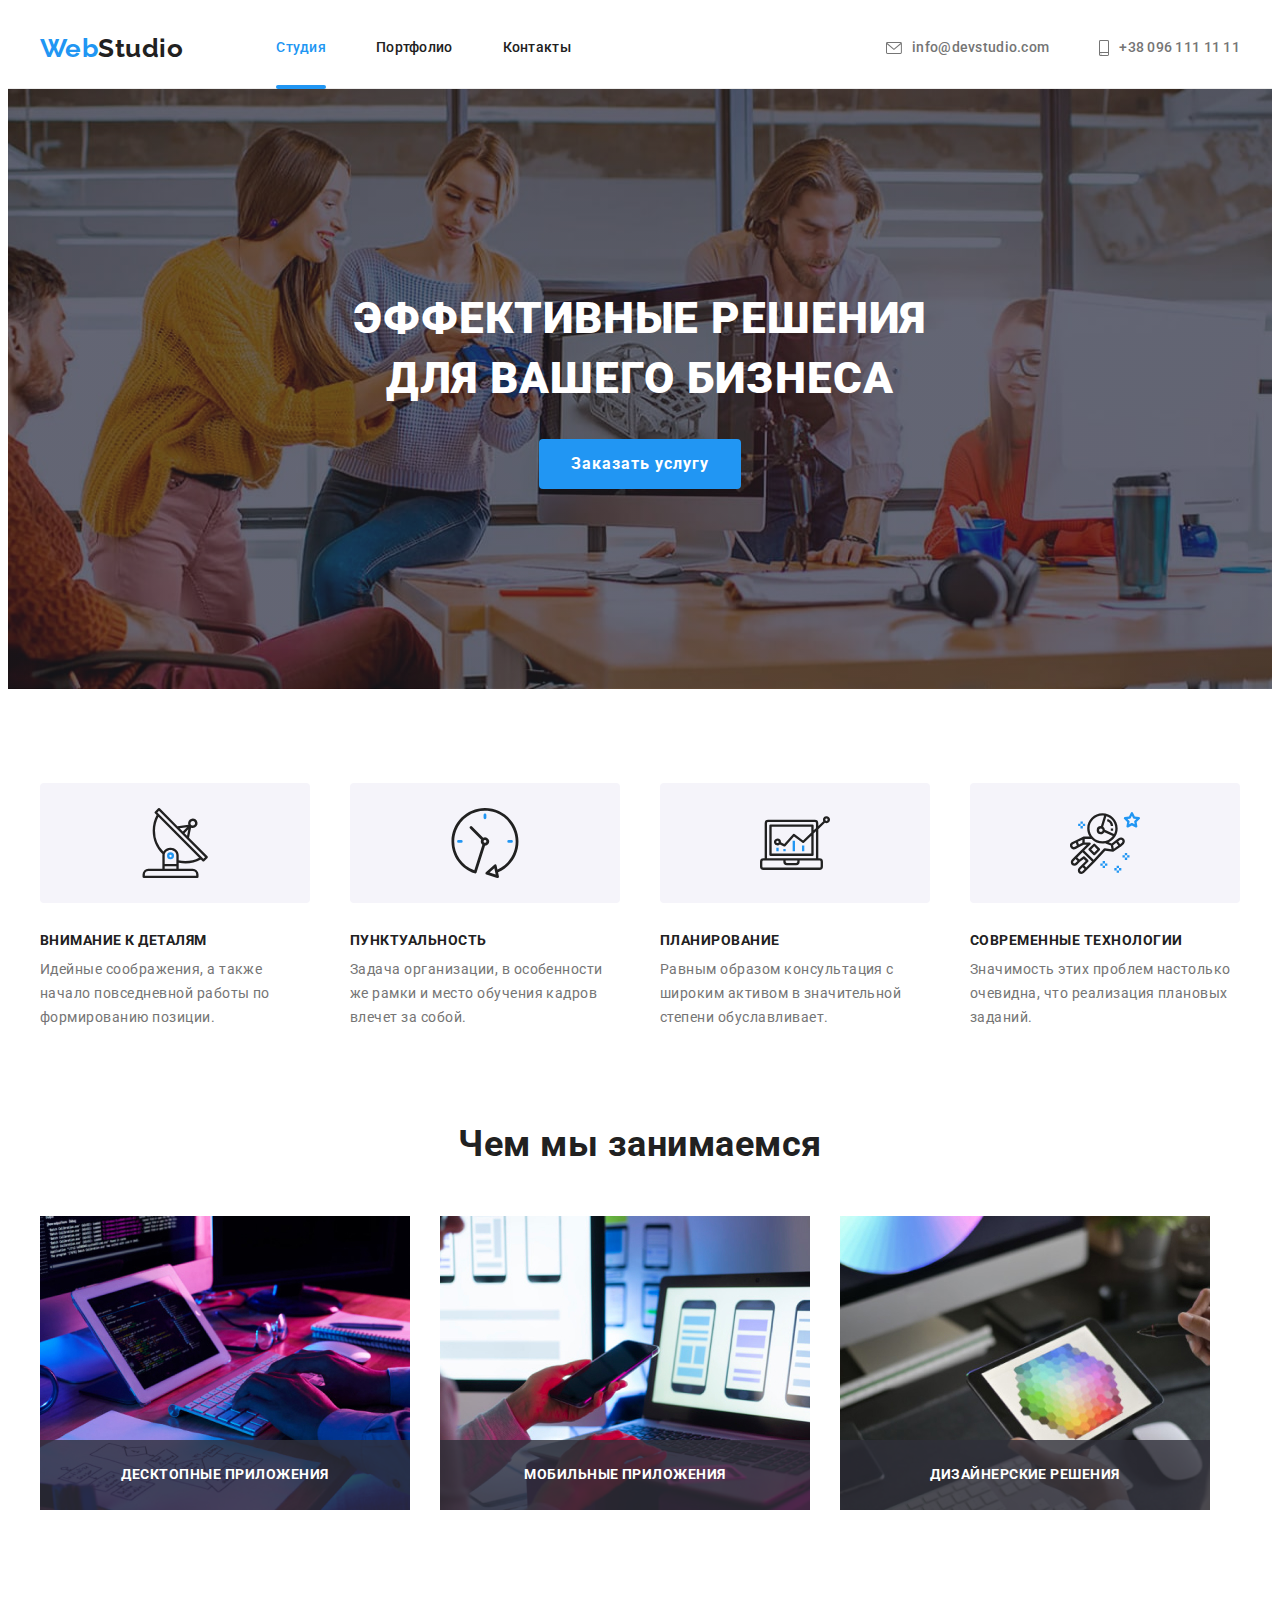
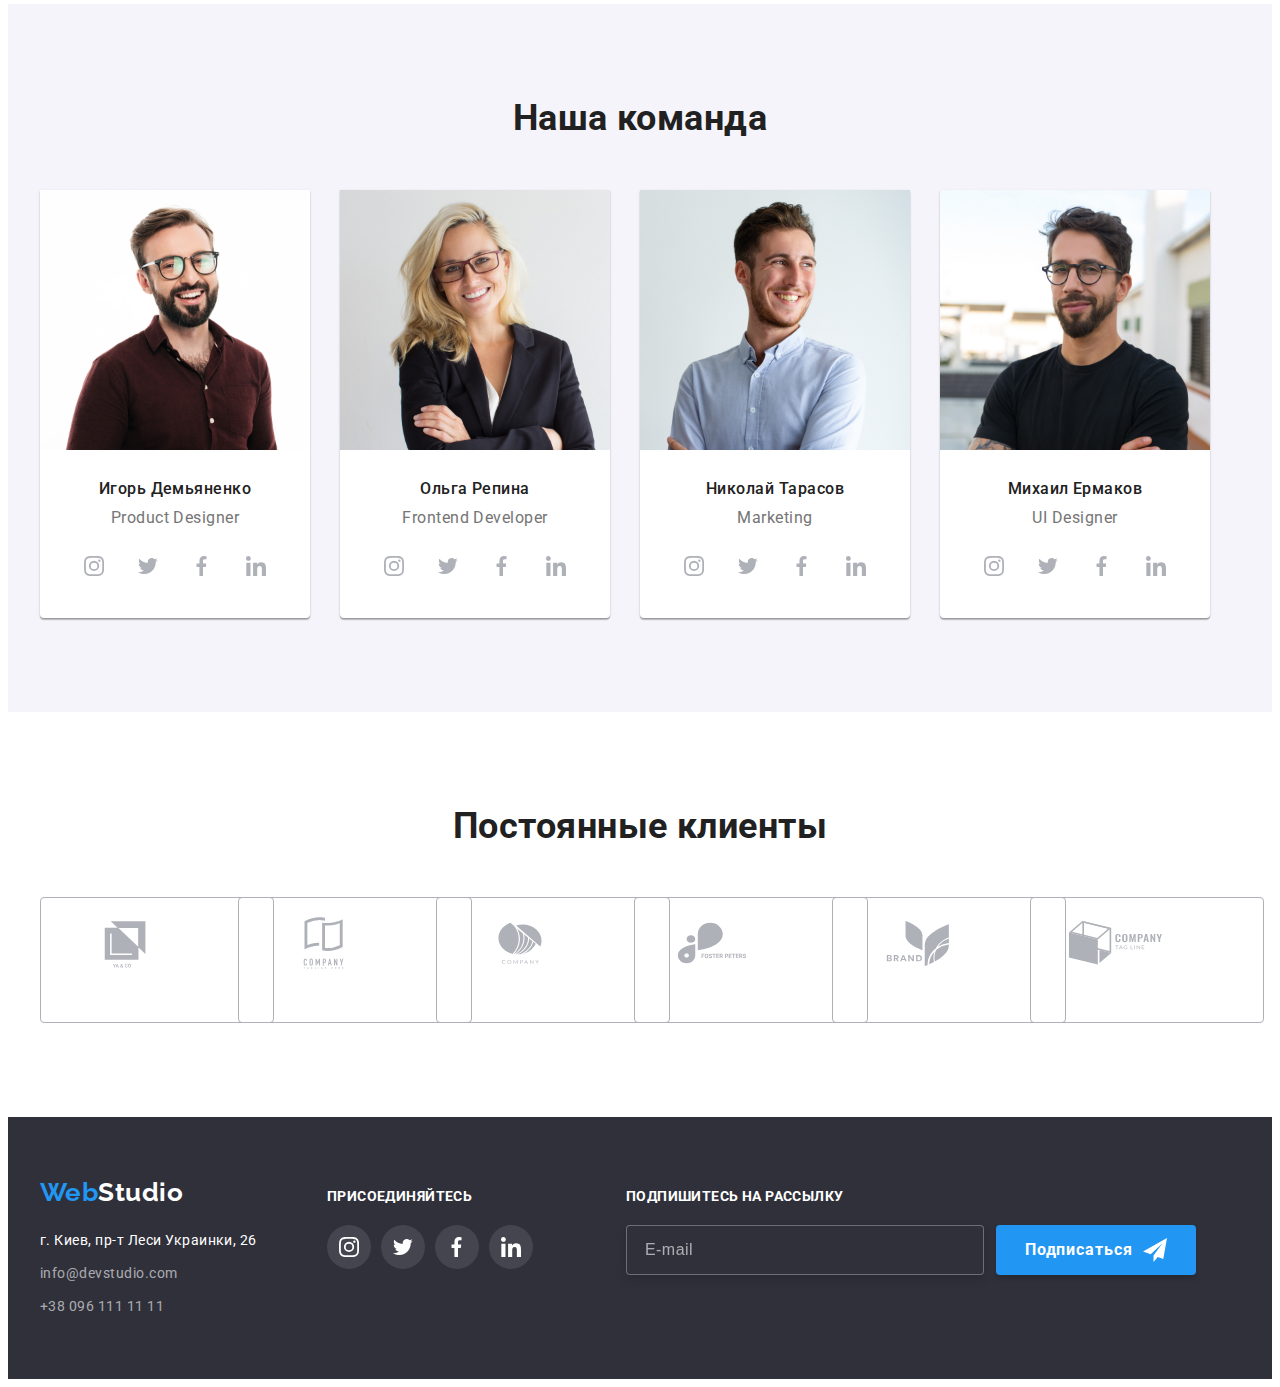
<file: index.html>
<!DOCTYPE html>
<html lang="ru">

<head>
    <meta charset="UTF-8">
    <meta http-equiv="X-UA-Compatible" content="IE=edge">
    <meta name="viewport" content="width=device-width, initial-scale=1.0">
    <title>Web Studio</title>
    <link
        href="https://fonts.googleapis.com/css2?family=Raleway:wght@700&family=Roboto:wght@400;500;700;900&display=swap"
        rel="stylesheet">
    <link rel="stylesheet" href="https://cdnjs.cloudflare.com/ajax/libs/modern-normalize/1.1.0/modern-normalize.min.css"
        integrity="sha512-wpPYUAdjBVSE4KJnH1VR1HeZfpl1ub8YT/NKx4PuQ5NmX2tKuGu6U/JRp5y+Y8XG2tV+wKQpNHVUX03MfMFn9Q=="
        crossorigin="anonymous" referrerpolicy="no-referrer" />
    <link rel="stylesheet" href="./css/styles.css">
</head>

<body>

    <!-- Шапка -->
    <header class="header">
        <div class="container">
            <nav class="header-nav">
                <a href="./index.html" class="logo link">
                    Web<span class="header-logo">Studio</span></a>

                <ul class="site-nav list">
                    <li class="item"><a href="./index.html" class="link current">Студия</a></li>
                    <li class="item"><a href="./portfolio.html" class="link">Портфолио</a></li>
                    <li class="item"><a href="" class="link">Контакты</a></li>
                </ul>
            </nav>
            <ul class="auth-nav list">
                <li class="item">
                    <a href="mailto:info@devstudio.com" class="contacts link">
                        <svg class="header-icon" width="16" height="12">
                            <use href="./images/sprite.svg#envelope"></use>
                        </svg>
                        <span>info@devstudio.com</span>
                    </a>
                </li>
                <li class="item">
                    <a href="tel:+380961111111" class="contacts link">
                        <svg class="header-icon" width="10" height="16">
                            <use href="./images/sprite.svg#smartphone"></use>
                        </svg>
                        <span>+38 096 111 11 11</span>
                    </a>
                </li>
            </ul>
        </div>
    </header>

    <main>
        <!-- Герой -->
        <section class="hero">
            <div class="container">
                <h1 class="hero-title">Эффективные решения<br>для вашего бизнеса</h1>
                <button type="button" class="button order" data-modal-open>Заказать услугу</button>
            </div>
        </section>

        <!-- Наші переваги -->
        <section class="section">
            <div class="container">
                <h2 class="section-title title-transparent">Наши преимущества</h2>
                <ul class="features list">
                    <li class="feature">
                        <div class="feature-background">
                            <svg class="feature-icon" width="70" height="70">
                                <use href="./images/sprite.svg#antenna"></use>
                            </svg>
                        </div>
                        <h3 class="feature-name">Внимание к деталям</h3>
                        <p class="feature-description">Идейные соображения, а также начало повседневной работы по
                            формированию позиции.</p>
                    </li>
                    <li class="feature">
                        <div class="feature-background">
                            <svg class="feature-icon" width="70" height="70">
                                <use href="./images/sprite.svg#clock"></use>
                            </svg>
                        </div>
                        <h3 class="feature-name">Пунктуальность</h3>
                        <p class="feature-description">Задача организации, в особенности же рамки и место обучения
                            кадров влечет за собой.</p>
                    </li>
                    <li class="feature">
                        <div class="feature-background">
                            <svg class="feature-icon" width="70" height="70">
                                <use href="./images/sprite.svg#laptop"></use>
                            </svg>
                        </div>
                        <h3 class="feature-name">Планирование</h3>
                        <p class="feature-description">Равным образом консультация с широким активом в значительной
                            степени обуславливает.</p>
                    </li>
                    <li class="feature">
                        <div class="feature-background">
                            <svg class="feature-icon" width="70" height="70">
                                <use href="./images/sprite.svg#astronaut"></use>
                            </svg>
                        </div>
                        <h3 class="feature-name">Современные технологии</h3>
                        <p class="feature-description">Значимость этих проблем настолько очевидна, что реализация
                            плановых заданий.</p>
                    </li>
                </ul>
            </div>
        </section>

        <!--Чим ми займаємось  -->
        <section class="section we-do">
            <div class="container">
                <h2 class="section-title">Чем мы занимаемся</h2>
                <ul class="we-do list">
                    <li class="item">
                        <img src="./images/we-do-1.jpg" alt="Написание кода" class="picture">
                        <div class="position-box">
                            <p class="we-do-description">Десктопные приложения</p>
                        </div>
                    </li>
                    <li class="item">
                        <img src="./images/we-do-2.jpg" alt="Разработка мобильных приложений" class="picture">
                        <div class="position-box">
                            <p class="we-do-description">Мобильные приложения</p>
                        </div>
                    </li>
                    <li class="item">
                        <img src="./images/we-do-3.jpg" alt="Стилистическое оформление" class="picture">
                        <div class="position-box">
                            <p class="we-do-description">Дизайнерские решения</p>
                        </div>
                    </li>
                </ul>
            </div>
        </section>

        <!-- Наша команда -->
        <section class="section members-section">
            <div class="container">
                <h2 class="section-title">Наша команда</h2>
                <ul class="members list">
                    <li class="member-card">
                        <img src="./images/team-card-1.jpg" width="270" height="260" alt="Дизайнер продукта"
                            class="member-picture">
                        <h3 class="member-name">Игорь Демьяненко</h3>
                        <p class="member-position">Product Designer</p>
                        <ul class="member-contacts list">
                            <li class="sm-item">
                                <a href="https://www.instagram.com/" class="sm-link">
                                    <svg class="sm-icon" width="44" height="44">
                                        <use href="./images/sprite.svg#instagram"></use>
                                    </svg>
                                </a>
                            </li>
                            <li class="sm-item">
                                <a href="https://www.twitter.com/" class="sm-link">
                                    <svg class="sm-icon" width="44" height="44">
                                        <use href="./images/sprite.svg#twitter"></use>
                                    </svg>
                                </a>
                            </li>
                            <li class="sm-item">
                                <a href="https://www.facebook.com/" class="sm-link">
                                    <svg class="sm-icon" width="44" height="44">
                                        <use href="./images/sprite.svg#facebook"></use>
                                    </svg>
                                </a>
                            </li>
                            <li class="sm-item">
                                <a href="https://www.linkedin.com/" class="sm-link">
                                    <svg class="sm-icon" width="44" height="44">
                                        <use href="./images/sprite.svg#linkedin"></use>
                                    </svg>
                                </a>
                            </li>
                        </ul>
                    </li>
                    <li class="member-card">
                        <img src="./images/team-card-2.jpg" width="270" height="260" alt="Фронтенд разработчик"
                            class="member-picture">
                        <h3 class="member-name">Ольга Репина</h3>
                        <p class="member-position">Frontend Developer</p>
                        <ul class="member-contacts list">
                            <li class="sm-item">
                                <a href="https://www.instagram.com/" class="sm-link">
                                    <svg class="sm-icon" width="44" height="44">
                                        <use href="./images/sprite.svg#instagram"></use>
                                    </svg>
                                </a>
                            </li>
                            <li class="sm-item">
                                <a href="https://www.twitter.com/" class="sm-link">
                                    <svg class="sm-icon" width="44" height="44">
                                        <use href="./images/sprite.svg#twitter"></use>
                                    </svg>
                                </a>
                            </li>
                            <li class="sm-item">
                                <a href="https://www.facebook.com/" class="sm-link">
                                    <svg class="sm-icon" width="44" height="44">
                                        <use href="./images/sprite.svg#facebook"></use>
                                    </svg>
                                </a>
                            </li>
                            <li class="sm-item">
                                <a href="https://www.linkedin.com/" class="sm-link">
                                    <svg class="sm-icon" width="44" height="44">
                                        <use href="./images/sprite.svg#linkedin"></use>
                                    </svg>
                                </a>
                            </li>
                        </ul>
                    </li>
                    <li class="member-card">
                        <img src="./images/team-card-3.jpg" width="270" height="260" alt="Маркетолог"
                            class="member-picture">
                        <h3 class="member-name">Николай Тарасов</h3>
                        <p class="member-position">Marketing</p>
                        <ul class="member-contacts list">
                            <li class="sm-item">
                                <a href="https://www.instagram.com/" class="sm-link">
                                    <svg class="sm-icon" width="44" height="44">
                                        <use href="./images/sprite.svg#instagram"></use>
                                    </svg>
                                </a>
                            </li>
                            <li class="sm-item">
                                <a href="https://www.twitter.com/" class="sm-link">
                                    <svg class="sm-icon" width="44" height="44">
                                        <use href="./images/sprite.svg#twitter"></use>
                                    </svg>
                                </a>
                            </li>
                            <li class="sm-item">
                                <a href="https://www.facebook.com/" class="sm-link">
                                    <svg class="sm-icon" width="44" height="44">
                                        <use href="./images/sprite.svg#facebook"></use>
                                    </svg>
                                </a>
                            </li>
                            <li class="sm-item">
                                <a href="https://www.linkedin.com/" class="sm-link">
                                    <svg class="sm-icon" width="44" height="44">
                                        <use href="./images/sprite.svg#linkedin"></use>
                                    </svg>
                                </a>
                            </li>
                        </ul>
                    </li>
                    <li class="member-card">
                        <img src="./images/team-card-4.jpg" width="270" height="260"
                            alt="Дизайнер пользовательского интерфейса" class="member-picture">
                        <h3 class="member-name">Михаил Ермаков</h3>
                        <p class="member-position">UI Designer</p>
                        <ul class="member-contacts list">
                            <li class="sm-item">
                                <a href="https://www.instagram.com/" class="sm-link">
                                    <svg class="sm-icon" width="44" height="44">
                                        <use href="./images/sprite.svg#instagram"></use>
                                    </svg>
                                </a>
                            </li>
                            <li class="sm-item">
                                <a href="https://www.twitter.com/" class="sm-link">
                                    <svg class="sm-icon" width="44" height="44">
                                        <use href="./images/sprite.svg#twitter"></use>
                                    </svg>
                                </a>
                            </li>
                            <li class="sm-item">
                                <a href="https://www.facebook.com/" class="sm-link">
                                    <svg class="sm-icon" width="44" height="44">
                                        <use href="./images/sprite.svg#facebook"></use>
                                    </svg>
                                </a>
                            </li>
                            <li class="sm-item">
                                <a href="https://www.linkedin.com/" class="sm-link">
                                    <svg class="sm-icon" width="44" height="44">
                                        <use href="./images/sprite.svg#linkedin"></use>
                                    </svg>
                                </a>
                            </li>
                        </ul>
                    </li>
                </ul>
            </div>
        </section>

        <!-- Постійні клієнти -->
        <section class="section clients-section">
            <div class="container">
                <h2 class="section-title">Постоянные клиенты</h2>
                <ul class="clients list">
                    <li class="client">
                        <a href="" class="client-link link">
                            <svg class="client-logo" width="106" height="60">
                                <use href="./images/sprite.svg#client1"></use>
                            </svg>
                        </a>
                    </li>
                    <li class="client">
                        <a href="" class="client-link link">
                            <svg class="client-logo" width="106" height="60">
                                <use href="./images/sprite.svg#client2"></use>
                            </svg>
                        </a>
                    </li>
                    <li class="client">
                        <a href="" class="client-link link">
                            <svg class="client-logo" width="106" height="60">
                                <use href="./images/sprite.svg#client3"></use>
                            </svg>
                        </a>
                    </li>
                    <li class="client">
                        <a href="" class="client-link link">
                            <svg class="client-logo" width="106" height="60">
                                <use href="./images/sprite.svg#client4"></use>
                            </svg>
                        </a>
                    </li>
                    <li class="client">
                        <a href="" class="client-link link">
                            <svg class="client-logo" width="106" height="60">
                                <use href="./images/sprite.svg#client5"></use>
                            </svg>
                        </a>
                    </li>
                    <li class="client">
                        <a href="" class="client-link link">
                            <svg class="client-logo" width="106" height="60">
                                <use href="./images/sprite.svg#client6"></use>
                            </svg>
                        </a>
                    </li>
                </ul>
            </div>
        </section>
    </main>

    <!-- Футер -->
    <footer class="footer">
        <div class="container footer-container">
            <div class="address-box">
                <a href="/index.html" class="logo link">
                    Web<span class="footer-logo">Studio</span></a>
                <address class="address">
                    <p class="footer-address">г. Киев, пр-т Леси Украинки, 26</p>
                    <ul class="footer-contacts list">
                        <li class="item"><a href="mailto:info@devstudio.com" class="contacts-item link">info@devstudio.com</a>
                        </li>
                        <li class="item"><a href="tel:+380961111111" class="contacts-item link">+38 096 111 11 11</a></li>
                    </ul>
                </address>
            </div>
            <div class="sm-box">
                <h3 class="join-us">присоединяйтесь</h3>
                <ul class="sm-links list">
                    <li class="sm-item">
                        <a href="https://www.instagram.com/" class="sm-link">
                            <svg class="sm-icon" width="44" height="44">
                                <use href="./images/sprite.svg#instagram"></use>
                            </svg>
                        </a>
                    </li>
                    <li class="sm-item">
                        <a href="https://www.twitter.com/" class="sm-link">
                            <svg class="sm-icon" width="44" height="44">
                                <use href="./images/sprite.svg#twitter"></use>
                            </svg>
                        </a>
                    </li>
                    <li class="sm-item">
                        <a href="https://www.facebook.com/" class="sm-link">
                            <svg class="sm-icon" width="44" height="44">
                                <use href="./images/sprite.svg#facebook"></use>
                            </svg>
                        </a>
                    </li>
                    <li class="sm-item">
                        <a href="https://www.linkedin.com/" class="sm-link">
                            <svg class="sm-icon" width="44" height="44">
                                <use href="./images/sprite.svg#linkedin"></use>
                            </svg>
                        </a>
                    </li>
                </ul>
            </div>
            <div>
                <h3 class="subscribe-title">Подпишитесь на рассылку</h3>
                <form class="form-subscribe">
                    <input class="subscribe-mail" type="email" name="mail" placeholder="E-mail">
                    <button class="button submit" type="submit">Подписаться
                        <svg class="icon-subscribe" width="24" height="24">
                            <use href="./images/sprite-modal.svg#send"></use>
                        </svg>
                    </button>
                </form>
            </div>
        </div>
    </footer>

    <!-- Бекдроп -->
    <div class="backdrop is-hidden" data-modal>
        <div class="modal">
            <button class="close-modal" data-modal-close>
                <svg class="icon-close" width="18" height="18">
                    <use href="./images/sprite-modal.svg#close"></use>
                </svg>
            </button>
            <p class="modal-title">Оставьте свои данные, мы вам перезвоним</p>
            <form class="form">
                <div class="form-item">
                    <label class="form-label" for="name">Имя</label>
                    <input class="form-input" type="text" name="name" id="name" autofocus>
                    <svg class="icon-input" width="12" height="12">
                        <use href="./images/sprite-modal.svg#person"></use>
                    </svg>
                </div>
                <div class="form-item">
                    <label class="form-label" for="tel">Телефон</label>
                    <input class="form-input" type="tel" name="tel" id="tel">
                    <svg class="icon-input" width="13" height="13">
                        <use href="./images/sprite-modal.svg#tel"></use>
                    </svg>
                </div>
                <div class="form-item">
                    <label class="form-label" for="mail">Почта</label>
                    <input class="form-input" type="email" name="mail" id="mail">
                    <svg class="icon-input" width="15" height="12">
                        <use href="./images/sprite-modal.svg#envelope-black"></use>
                    </svg>
                </div>
                <div class="form-item last">
                    <label class="form-label" for="comments">Комментарий</label>
                    <textarea class="input-comments" name="comments" id="comments" placeholder="Введите текст"></textarea>
                </div>

                <div class="policy">
                    <label class="policy-agreement" for="accept">
                        <input class="checkbox" type="checkbox" value="accept" id="accept">
                        <span class="icon-policy"></span>
                        Соглашаюсь с рассылкой и принимаю
                        <a class="link policy-link" href="">Условия договора</a>
                    </label>
                </div>
                <div class="form-submit">
                    <button type="submit" class="button submit">Отправить</button>
                </div>
            </form>
        </div>
    </div>
    <script src="./js/modal.js"></script>
</body>

</html>
</file>
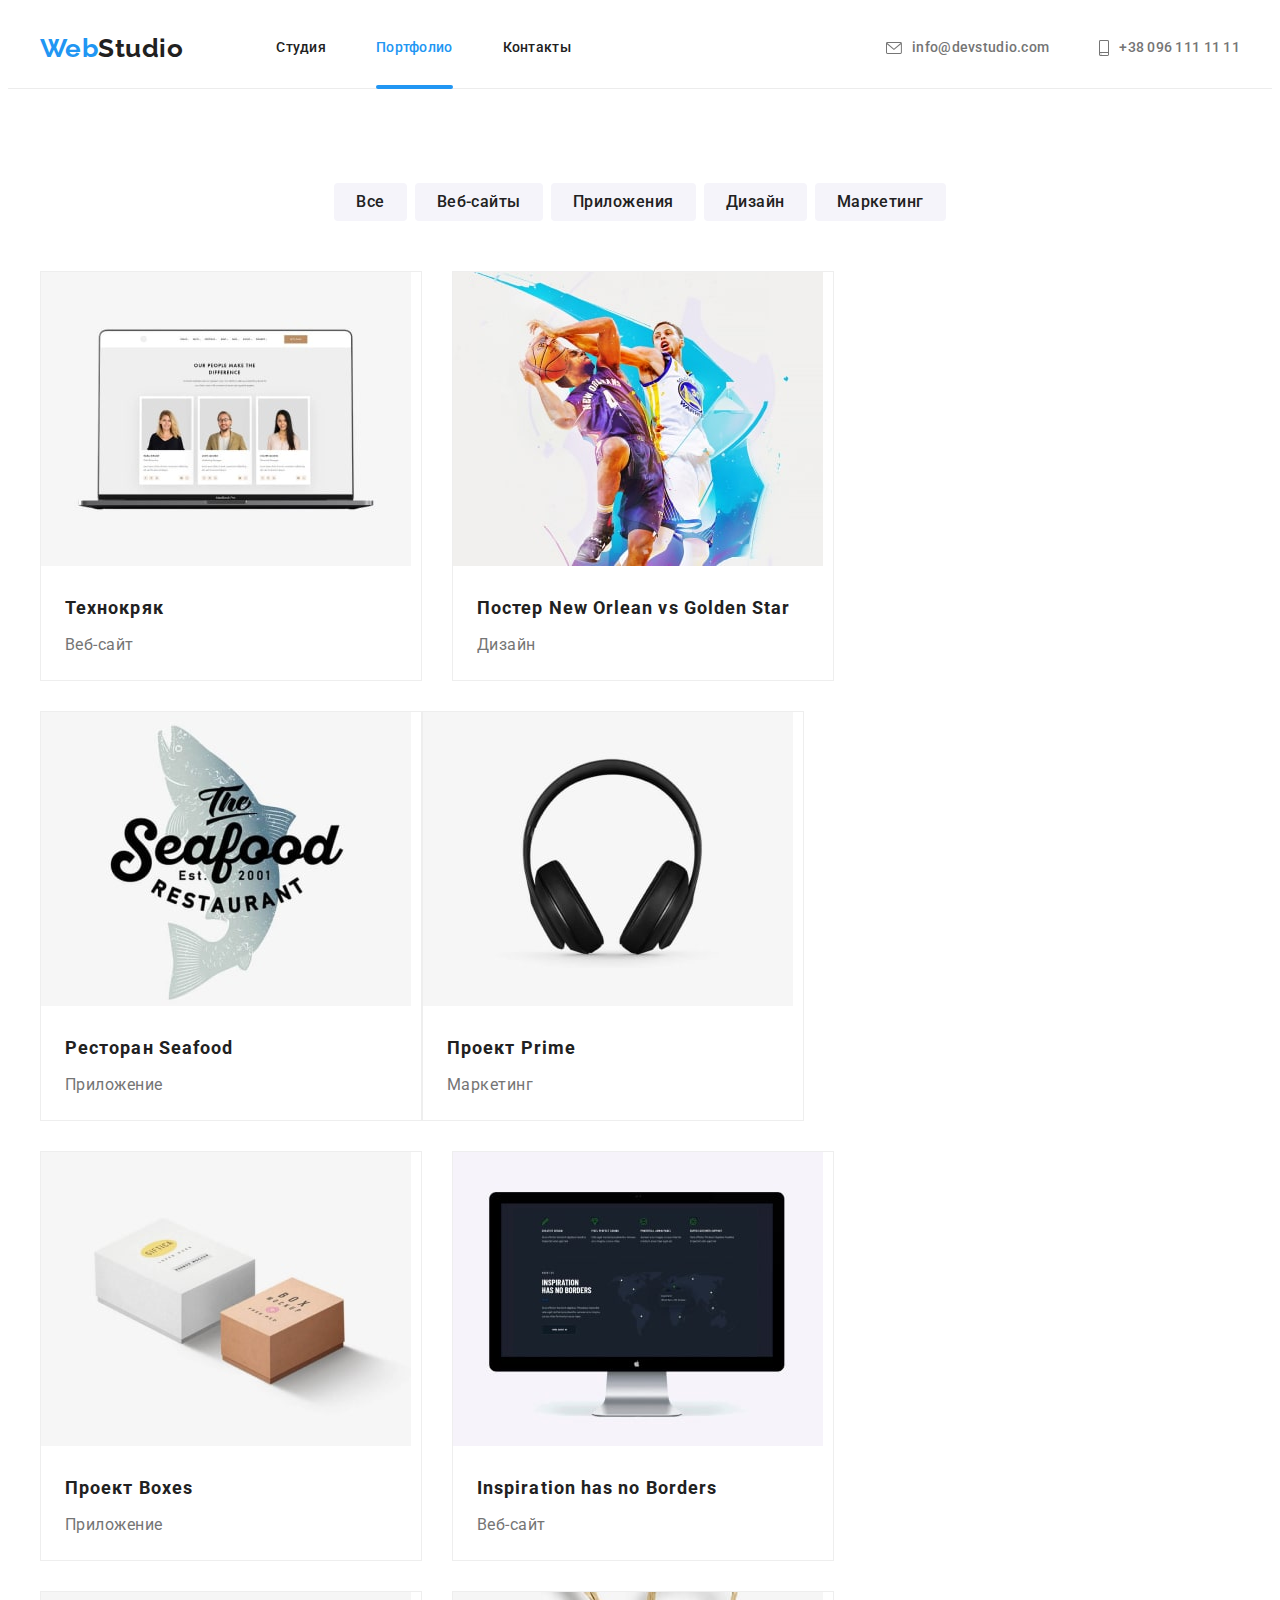
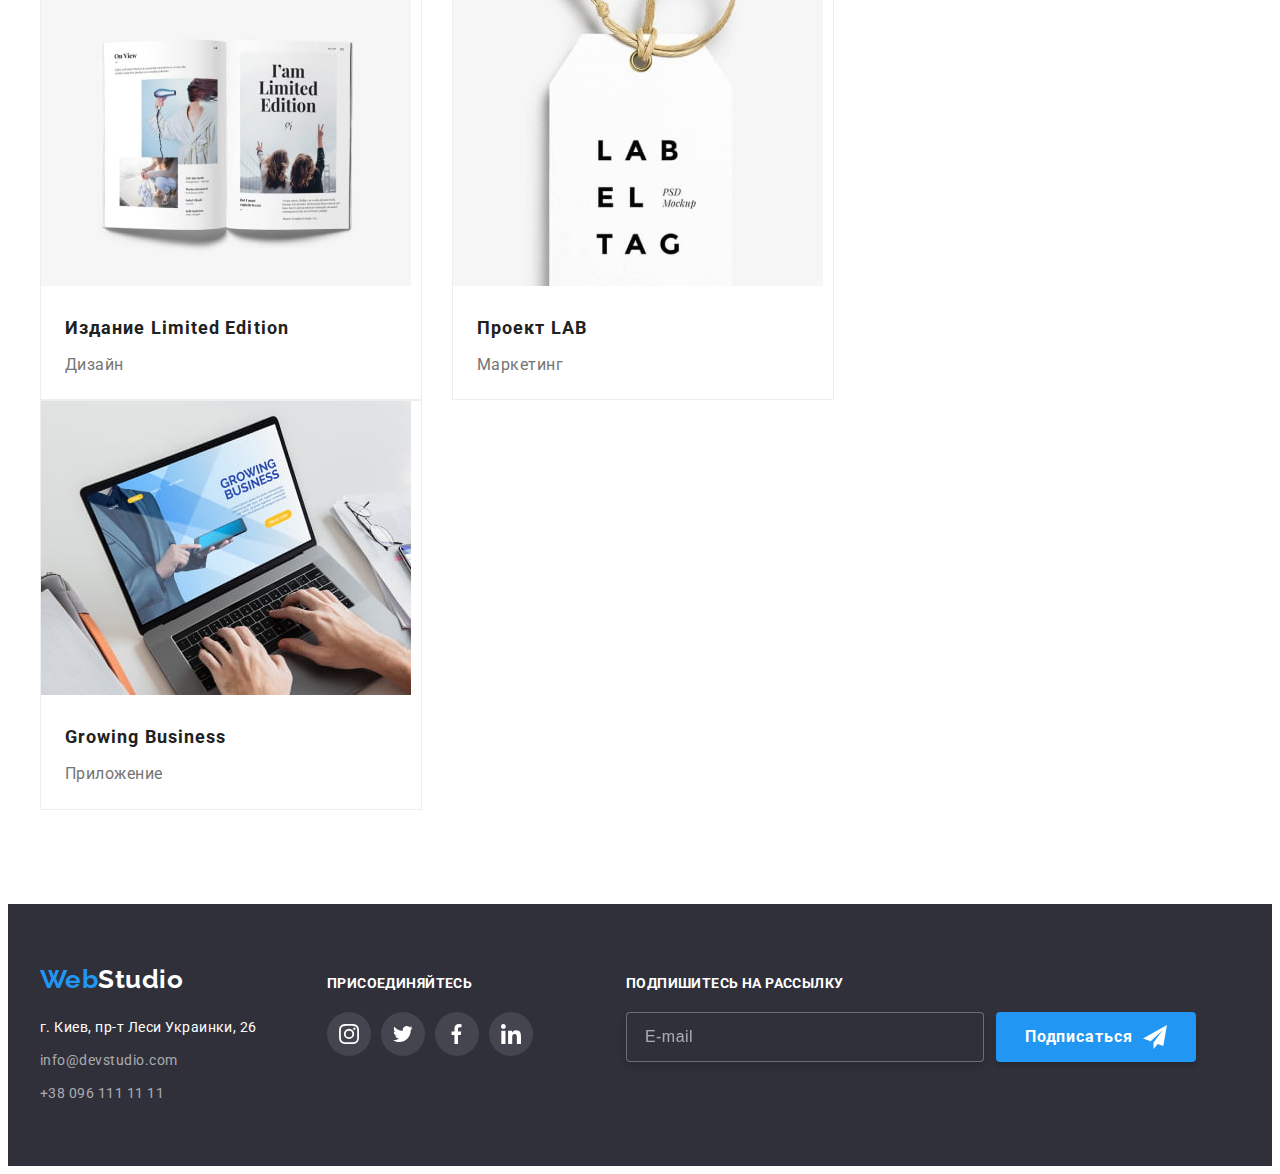
<file: portfolio.html>
<!DOCTYPE html>
<html lang="en">

<head>
    <meta charset="UTF-8">
    <meta http-equiv="X-UA-Compatible" content="IE=edge">
    <meta name="viewport" content="width=device-width, initial-scale=1.0">
    <title>Портфолио</title>
    <link
        href="https://fonts.googleapis.com/css2?family=Raleway:wght@700&family=Roboto:wght@400;500;700;900&display=swap"
        rel="stylesheet">
    <link rel="stylesheet" href="https://cdnjs.cloudflare.com/ajax/libs/modern-normalize/1.1.0/modern-normalize.min.css"
        integrity="sha512-wpPYUAdjBVSE4KJnH1VR1HeZfpl1ub8YT/NKx4PuQ5NmX2tKuGu6U/JRp5y+Y8XG2tV+wKQpNHVUX03MfMFn9Q=="
        crossorigin="anonymous" referrerpolicy="no-referrer" />
    <link rel="stylesheet" href="./css/styles.css">
</head>

<body>

    <!-- Шапка -->
    <header class="header">
        <div class="container">
            <nav class="header-nav">
                <a href="./index.html" class="logo link">
                    Web<span class="header-logo">Studio</span></a>
    
                <ul class="site-nav list">
                    <li class="item"><a href="./index.html" class="link">Студия</a></li>
                    <li class="item"><a href="./portfolio.html" class="link current">Портфолио</a></li>
                    <li class="item"><a href="" class="link">Контакты</a></li>
                </ul>
            </nav>
            <ul class="auth-nav list">
                <li class="item">
                    <a href="mailto:info@devstudio.com" class="contacts link">
                        <svg class="header-icon" width="16" height="12">
                            <use href="./images/sprite.svg#envelope"></use>
                        </svg>
                        <span>info@devstudio.com</span>
                    </a>
                </li>
                <li class="item">
                    <a href="tel:+380961111111" class="contacts link">
                        <svg class="header-icon" width="10" height="16">
                            <use href="./images/sprite.svg#smartphone"></use>
                        </svg>
                        <span>+38 096 111 11 11</span>
                    </a>
                </li>
            </ul>
        </div>
    </header>

    <main>
        <section class="section portfolio">
            <div class="container">
                <h1 class="title-transparent">Портфолио</h1>

                <!-- Фільтри -->
                <ul class="list filters">
                    <li class="item"><button type="button" class="button-filter">Все</button></li>
                    <li class="item"><button type="button" class="button-filter">Веб-сайты</button></li>
                    <li class="item"><button type="button" class="button-filter">Приложения</button></li>
                    <li class="item"><button type="button" class="button-filter">Дизайн</button></li>
                    <li class="item"><button type="button" class="button-filter">Маркетинг</button></li>
                </ul>

                <!-- Проекти -->
                <ul class="projects list">
                    <li class="project-card">
                        <a href="" class="project-link link">
                            <div class="card-overlay">
                                <img src="./images/img1.jpg" width="370" height="294" alt="Ноутбук с открытым сайтом">
                                <p class="overlay-text">Технокряк это современная площадка распространения коронавируса. Компании используют эту платформу для цифрового шпионажа и атак на защищённые сервера конкурентов.</p>
                            </div>
                            <div class="card-description">
                                <h3 class="project-name">Технокряк</h3>
                                <p class="project-description">Веб-сайт</p>
                            </div>
                        </a>
                    </li>
                    <li class="project-card">
                        <a href="" class="project-link link">
                            <div class="card-overlay">
                                <img src="./images/img2.jpg" width="370" height="294" alt="Два парня играют баскетбол">
                                <p class="overlay-text">Технокряк это современная площадка распространения коронавируса. Компании используют эту платформу для цифрового шпионажа и атак на защищённые сервера конкурентов.</p>
                            </div>
                            <div class="card-description">
                                <h3 class="project-name">Постер New Orlean vs Golden Star</h3>
                                <p class="project-description">Дизайн</p>
                            </div>
                        </a>
                    </li>
                    <li class="project-card">
                        <a href="" class="project-link link">
                            <div class="card-overlay overlay">
                                <img src="./images/img3.jpg" width="370" height="294" alt="Логотип ресторана Сифуд">
                                <p class="overlay-text overlay">Технокряк это современная площадка распространения коронавируса. Компании используют эту платформу для цифрового шпионажа и атак на защищённые сервера конкурентов.</p>
                            </div>
                            <div class="card-description">
                                <h3 class="project-name">Ресторан Seafood</h3>
                                <p class="project-description">Приложение</p>
                            </div>
                        </a>
                    </li>
                    <li class="project-card">
                        <a href="" class="project-link link">
                            <div class="card-overlay">
                                <img src="./images/img4.jpg" width="370" height="294" alt="Наушники">
                                <p class="overlay-text">Технокряк это современная площадка распространения коронавируса. Компании используют эту платформу для цифрового шпионажа и атак на защищённые сервера конкурентов.</p>
                            </div>
                            <div class="card-description">
                                <h3 class="project-name">Проект Prime</h3>
                                <p class="project-description">Маркетинг</p>
                            </div>
                        </a>
                    </li>
                    <li class="project-card">
                        <a href="" class="project-link link">
                            <div class="card-overlay">
                                <img src="./images/img5.jpg" width="370" height="294" alt="Подарочные коробки">
                                <p class="overlay-text">Технокряк это современная площадка распространения коронавируса. Компании используют эту платформу для цифрового шпионажа и атак на защищённые сервера конкурентов.</p>
                            </div>
                            <div class="card-description">
                                <h3 class="project-name">Проект Boxes</h3>
                                <p class="project-description">Приложение</p>
                            </div>
                        </a>
                    </li>
                    <li class="project-card">
                        <a href="" class="project-link link">
                            <div class="card-overlay">
                                <img src="./images/img6.jpg" width="370" height="294" alt="Компьютер с открытым сайтом">
                                <p class="overlay-text">Технокряк это современная площадка распространения коронавируса. Компании используют эту платформу для цифрового шпионажа и атак на защищённые сервера конкурентов.</p>
                            </div>
                            <div class="card-description">
                                <h3 class="project-name">Inspiration has no Borders</h3>
                                <p class="project-description">Веб-сайт</p>
                            </div>
                        </a>
                    </li>
                    <li class="project-card">
                        <a href="" class="project-link link">
                            <div class="card-overlay">
                                <img src="./images/img7.jpg" width="370" height="294" alt="Открытый журнал">
                                <p class="overlay-text">Технокряк это современная площадка распространения коронавируса. Компании используют эту платформу для цифрового шпионажа и атак на защищённые сервера конкурентов.</p>
                            </div>
                            <div class="card-description">
                                <h3 class="project-name">Издание Limited Edition</h3>
                                <p class="project-description">Дизайн</p>
                            </div>
                        </a>
                    </li>
                    <li class="project-card">
                        <a href="" class="project-link link">
                            <div class="card-overlay">
                                <img src="./images/img8.jpg" width="370" height="294" alt="Этикетка на веревке">
                                <p class="overlay-text">Технокряк это современная площадка распространения коронавируса. Компании используют эту платформу для цифрового шпионажа и атак на защищённые сервера конкурентов.</p>
                            </div>
                            <div class="card-description">
                                <h3 class="project-name">Проект LAB</h3>
                                <p class="project-description">Маркетинг</p>
                            </div>
                        </a>
                    </li>
                    <li class="project-card">
                        <a href="" class="project-link link">
                            <div class="card-overlay">
                                <img src="./images/img9.jpg" width="370" height="294" alt="Ноутбук с открытым сайтом">
                                <p class="overlay-text">Технокряк это современная площадка распространения коронавируса. Компании используют эту платформу для цифрового шпионажа и атак на защищённые сервера конкурентов.</p>
                            </div>
                            <div class="card-description">
                                <h3 class="project-name">Growing Business</h3>
                                <p class="project-description">Приложение</p>
                            </div>
                        </a>
                    </li>
                </ul>
            </div>
        </section>
    </main>

    <!-- Футер -->
    <footer class="footer">
        <div class="container footer-container">
            <div class="address-box">
                <a href="/index.html" class="logo link">
                    Web<span class="footer-logo">Studio</span></a>
                <address class="address">
                    <p class="footer-address">г. Киев, пр-т Леси Украинки, 26</p>
                    <ul class="footer-contacts list">
                        <li class="item"><a href="mailto:info@devstudio.com"
                                class="contacts-item link">info@devstudio.com</a>
                        </li>
                        <li class="item"><a href="tel:+380961111111" class="contacts-item link">+38 096 111 11 11</a></li>
                    </ul>
                </address>
            </div>
            <div class="sm-box">
                <h3 class="join-us">присоединяйтесь</h3>
                <ul class="sm-links list">
                    <li class="sm-item">
                        <a href="https://www.instagram.com/" class="sm-link">
                            <svg class="sm-icon" width="44" height="44">
                                <use href="./images/sprite.svg#instagram"></use>
                            </svg>
                        </a>
                    </li>
                    <li class="sm-item">
                        <a href="https://www.twitter.com/" class="sm-link">
                            <svg class="sm-icon" width="44" height="44">
                                <use href="./images/sprite.svg#twitter"></use>
                            </svg>
                        </a>
                    </li>
                    <li class="sm-item">
                        <a href="https://www.facebook.com/" class="sm-link">
                            <svg class="sm-icon" width="44" height="44">
                                <use href="./images/sprite.svg#facebook"></use>
                            </svg>
                        </a>
                    </li>
                    <li class="sm-item">
                        <a href="https://www.linkedin.com/" class="sm-link">
                            <svg class="sm-icon" width="44" height="44">
                                <use href="./images/sprite.svg#linkedin"></use>
                            </svg>
                        </a>
                    </li>
                </ul>
            </div>
            <div>
                <h3 class="subscribe-title">Подпишитесь на рассылку</h3>
                <form class="form-subscribe">
                    <input class="subscribe-mail" type="email" name="mail" placeholder="E-mail">
                    <button class="button submit" type="submit">Подписаться
                        <svg class="icon-subscribe" width="24" height="24">
                            <use href="./images/sprite-modal.svg#send"></use>
                        </svg>
                    </button>
                </form>
            </div>
        </div>
    </footer>
</body>

</html>
</file>
<file: css/styles.css>
:root {
  --primary-black-color: #212121;
  --secondary-black-color: #757575;
  --primary-white-color: #ffffff;
  --black-for-contacts-color: rgba(255, 255, 255, 0.6);
  --primary-background-color: #ffffff;
  --secondary-background-color: #f5f4fa;
  --footer-background-color: #2f303a;
  --accent-color: #2196f3;
  --accent-color-hover: #188ce8;
  --sm-icon-color: #afb1b8;
  --sm-icon-footer-color: rgba(255, 255, 255, 0.1);
  --timing-function: 250ms cubic-bezier(0.4, 0, 0.2, 1);
}
html {
  box-sizing: border-box;
}
h1,
h2,
h3,
h4,
h5,
h6,
p,
ul {
  margin: 0;
  padding: 0;
}

body {
  background: var(--primary-background-color);
  color: var(--primary-black-color);
  font-family: Roboto, sans-serif;
  letter-spacing: 0.03em;
}
textarea {
  resize: none;
}

.container {
  width: 1200px;
  padding-left: 15px;
  padding-right: 15px;
  margin-left: auto;
  margin-right: auto;
}
.list {
  list-style: none;
}
.link {
  text-decoration: none;
}

/* Logo */
.logo {
  color: var(--accent-color);
  font-style: normal;
  font-weight: bold;
  font-size: 26px;
  line-height: 1.19;
  font-family: Raleway, sans-serif;
}
.header-logo {
  color: var(--primary-black-color);
}
.footer-logo {
  color: var(--primary-white-color);
}

/* Header */
.header {
  font-weight: 500;
  font-size: 14px;
  line-height: 1.14;
  border-bottom: 1px solid rgba(236, 236, 236, 1);
}
.header .container {
  display: flex;
  align-items: center;
  padding-top: 0;
  padding-bottom: 0;
}
.header-nav {
  display: flex;
  align-items: center;
}
/* Site-nav */
.site-nav {
  display: flex;
  margin-left: 93px;
}
.site-nav .item + .item {
  margin-left: 50px;
}
.site-nav .item {
  position: relative;
  padding-top: 32px;
  padding-bottom: 32px;
}
.site-nav .link {
  display: block;
  color: var(--primary-black-color);
  transition: color var(--timing-function);
  letter-spacing: 0.02em;
}
.site-nav .link.current {
  color: var(--accent-color);
}

.current::after {
  content: "";
  position: absolute;
  bottom: -1px;
  left: 0;
  width: 100%;
  height: 4px;
  background: var(--accent-color);
  border-radius: 2px;
}
.site-nav .link:hover,
.site-nav .link:focus {
  color: var(--accent-color);
}
.header-icon {
  margin-right: 10px;
  fill: var(--secondary-black-color);
  transition: fill var(--timing-function);
}

/* Auth-nav */
.auth-nav {
  display: flex;
  margin-left: auto;
}
.auth-nav .item + .item {
  margin-left: 50px;
}
.auth-nav .contacts {
  display: flex;
  align-items: center;
  color: var(--secondary-black-color);
  transition: color var(--timing-function);
  letter-spacing: 0.02em;
}
.auth-nav .contacts:hover,
.auth-nav .contacts:focus {
  color: var(--accent-color);
}
.auth-nav .contacts:hover .header-icon,
.auth-nav .contacts:focus .header-icon {
  fill: var(--accent-color);
}

/* Hero */
.hero {
  background: var(--footer-background-color);
  background-image: linear-gradient(
      to right,
      rgba(47, 48, 58, 0.4),
      rgba(47, 48, 58, 0.4)
    ),
    url(../images/hero-overlay-min.jpg);
  background-size: cover;
  background-repeat: no-repeat;
  background-position: center;
  max-width: 1600px;
  letter-spacing: 0.06em;
  text-align: center;
  margin-right: auto;
  margin-left: auto;
  padding-top: 200px;
  padding-bottom: 200px;
}
.hero-title {
  color: var(--primary-white-color);
  font-weight: 900;
  font-size: 44px;
  line-height: 1.36;
  text-transform: uppercase;
  margin-bottom: 30px;
}

/* Section */
.section {
  padding-top: 94px;
}
.section.we-do,
.members-section {
  padding-bottom: 94px;
}
.section-title {
  color: var(--primary-black-color);
  font-weight: bold;
  font-size: 36px;
  line-height: 1.16;
  text-align: center;
  margin-bottom: 50px;
}
.title-transparent {
  display: none;
}

/* Features */
.features {
  display: flex;
  justify-content: space-between;
  color: var(--secondary-black-color);
  font-size: 14px;
  line-height: 1.71;
}
.feature {
  width: 270px;
}
.feature-background {
  display: flex;
  border-radius: 4px;
  background-color: var(--secondary-background-color);
  margin-bottom: 30px;
  height: 120px;
  align-items: center;
  justify-content: center;
}
.features .feature-name {
  color: var(--primary-black-color);
  font-weight: bold;
  font-size: 14px;
  line-height: 1.14;
  text-transform: uppercase;
}
.feature-name {
  margin-bottom: 10px;
}
.feature-description {
  width: 270px;
}

/* We do */
.we-do {
  display: flex;
}
.we-do .picture {
  display: block;
}
.we-do .item + .item {
  margin-left: 30px;
}
.we-do-description {
  font-style: normal;
  font-weight: bold;
  font-size: 14px;
  line-height: 1.14;
  text-align: center;
  text-transform: uppercase;
  padding-top: 27px;
  padding-bottom: 27px;
  color: var(--primary-white-color);
}
.we-do .item {
  position: relative;
}
.position-box {
  position: absolute;
  bottom: 0;
  width: 370px;
  height: 70px;
  background: rgba(47, 48, 58, 0.8);
}
/* Members */
.members-section {
  background-color: var(--secondary-background-color);
  font-size: 16px;
  line-height: 1.18;
  text-align: center;
  padding-bottom: 94px;
}
.members {
  display: flex;
}
.members .member-card + .member-card {
  margin-left: 30px;
}
.member-card {
  background-color: var(--primary-white-color);
  width: 270px;
  box-shadow: 0px 1px 3px rgba(0, 0, 0, 0.12), 0px 1px 1px rgba(0, 0, 0, 0.14),
    0px 2px 1px rgba(0, 0, 0, 0.2);
  border-radius: 0px 0px 4px 4px;
}
.member-picture {
  margin-bottom: 30px;
  display: block;
}
.member-name {
  color: var(--primary-black-color);
  font-weight: 500;
  font-size: 16px;
  line-height: 1.18;
  margin-bottom: 10px;
}
.member-position {
  color: var(--secondary-black-color);
  margin-bottom: 16px;
}
.member-contacts {
  display: flex;
  padding-bottom: 30px;
  padding-right: 32px;
  padding-left: 32px;
}
.sm-item {
  margin-right: 10px;
}
.sm-item:last-child {
  margin-right: 0;
}
.sm-link {
  display: flex;
  height: 44px;
  width: 44px;
  align-items: center;
  justify-content: center;
  border-radius: 50%;
  transition: border-radius var(--timing-function),
    background-color var(--timing-function);
}
.sm-icon {
  width: 20px;
  height: 20px;
  fill: var(--sm-icon-color);
  transition: fill var(--timing-function);
}
.sm-link:hover .sm-icon,
.sm-link:focus .sm-icon {
  fill: var(--primary-white-color);
}

/* Clients */
.clients-section {
  padding-bottom: 94px;
}
.clients {
  display: flex;
  align-items: center;
  box-sizing: border-box;
}
.client {
  box-sizing: border-box;
  margin-right: 30px;
  width: 168px;
}
.client:last-child {
  margin-right: 0;
}
.client-link {
  display: inline-block;
  width: 168px;
  height: 92px;
  border: 1px solid var(--sm-icon-color);
  border-radius: 4px;
  padding-top: 16px;
  padding-right: 32px;
  padding-bottom: 16px;
  padding-left: 32px;
  transition: border-color var(--timing-function);
}
.client-link:hover,
.client-link:focus {
  border-color: var(--accent-color);
}
.client-link:hover .client-logo,
.client-link:focus .client-logo {
  fill: var(--accent-color);
}
.client-logo {
  fill: var(--sm-icon-color);
  transition: fill var(--timing-function);
}

/* Footer */
.footer {
  background-color: var(--footer-background-color);
  font-weight: 400;
  font-size: 14px;
  line-height: 1.71;
  padding-top: 60px;
  padding-bottom: 60px;
}
.footer-container {
  display: flex;
  align-items: baseline;
}
.address-box {
  margin-right: 70px;
}
.footer .container {
  margin-bottom: 0;
  padding-top: 0;
}
.address {
  margin-top: 20px;
}
.footer-address {
  color: var(--primary-white-color);
  font-style: normal;
}
.contacts-item {
  color: var(--black-for-contacts-color);
  transition: color var(--timing-function);
  font-style: normal;
}
.footer-contacts .item {
  margin-top: 9px;
}
.contacts-item:hover,
.contacts-item:focus {
  color: var(--accent-color);
}
.sm-links {
  display: flex;
}
.join-us,
.subscribe-title {
  font-weight: bold;
  font-size: 14px;
  line-height: 1.14;
  letter-spacing: 0.03em;
  text-transform: uppercase;
  color: var(--primary-white-color);
  margin-bottom: 20px;
}
.sm-box .sm-link {
  border-radius: 50%;
  background-color: var(--sm-icon-footer-color);
}
.sm-link:hover,
.sm-link:focus {
  border-radius: 50%;
  background-color: var(--accent-color);
}
.sm-box .sm-icon {
  fill: var(--primary-white-color);
}
.subscribe-title {
  margin-left: 93px;
}
.form-subscribe {
  display: flex;
  align-items: center;
  margin-left: 93px;
}
.subscribe-mail {
  width: 358px;
  height: 50px;
  margin-right: 12px;
  border: 1px solid rgba(255, 255, 255, 0.3);
  box-sizing: border-box;
  filter: drop-shadow(0px 4px 4px rgba(0, 0, 0, 0.15));
  border-radius: 4px;
  background-color: var(--footer-background-color);
}
.subscribe-mail::placeholder {
  padding-top: 15px;
  padding-bottom: 15px;
  padding-left: 16px;
  font-style: normal;
  font-weight: normal;
  font-size: 16px;
  line-height: 1.25;
  letter-spacing: 0.03em;
  color: var(--black-for-contacts-color);
}
.form-subscribe .button.submit {
  display: flex;
  align-items: center;
  justify-content: center;
}
.icon-subscribe {
  margin-left: 10px;
}

/* Buttons */
.button {
  display: inline-block;
  color: var(--primary-white-color);
  background-color: var(--accent-color);
  font-family: Roboto, sans-serif;
  font-weight: bold;
  font-size: 16px;
  line-height: 1.87;
  letter-spacing: 0.06em;
  border-radius: 4px;
  border: none;
  padding-top: 10px;
  padding-right: 32px;
  padding-bottom: 10px;
  padding-left: 32px;
}
.order {
  transition: background-color var(--timing-function),
    box-shadow var(--timing-function);
}
.order:hover,
.order:focus {
  background-color: var(--accent-color-hover);
  box-shadow: 0px 4px 4px rgba(0, 0, 0, 0.15);
}
.button-filter {
  color: var(--primary-black-color);
  background-color: var(--secondary-background-color);
  transition: color var(--timing-function),
    background-color var(--timing-function), box-shadow var(--timing-function);
  cursor: pointer;
  font-family: Roboto, sans-serif;
  letter-spacing: 0.03em;
  font-weight: 500;
  font-size: 16px;
  line-height: 1.62;
  padding: 6px 22px;
  border-radius: 4px;
  border: none;
}
.button-filter:hover,
.button-filter:focus {
  color: var(--primary-white-color);
  background-color: var(--accent-color);
  box-shadow: 0px 3px 1px rgba(0, 0, 0, 0.1), 0px 1px 2px rgba(0, 0, 0, 0.08),
    0px 2px 2px rgba(0, 0, 0, 0.12);
}

/* Portfolio */
.portfolio {
  padding-bottom: 94px;
}

/* Filters */
.filters {
  margin-bottom: 50px;
  margin-right: auto;
  margin-left: auto;
  display: flex;
  justify-content: center;
}
.filters .item + .item {
  margin-left: 8px;
}

/* Projects */
.projects {
  display: flex;
  flex-wrap: wrap;
}
.project-card {
  width: calc((100% - 60px) / 3);
  margin-right: 30px;
  margin-bottom: 30px;
  border: 1px solid rgba(238, 238, 238, 1);
}
.project-card:nth-child(3n) {
  margin-right: 0;
}
.project-card:nth-last-child(-n + 3) {
  margin-bottom: 0;
}
.card-overlay {
  position: relative;
  overflow: hidden;
}
.card-overlay::before {
  display: inline-block;
  content: "";
  width: 100%;
  height: 100%;
  position: absolute;
  background-color: rgba(33, 150, 243, 0.9);
  pointer-events: none;
  transform: translateY(100%);
  transition: transform var(--timing-function);
}
.project-link:hover .card-overlay::before,
.project-link:focus .card-overlay::before {
  transform: translateY(0);
}

.project-link:hover .overlay-text,
.project-link:focus .overlay-text {
  transform: translateY(-100%);
}
.overlay-text {
  position: absolute;
  top: 100%;
  transition: transform var(--timing-function);
  width: 100%;
  height: 100%;
  padding-top: 63px;
  padding-right: 24px;
  padding-bottom: 63px;
  padding-left: 24px;
  font-style: normal;
  font-weight: normal;
  font-size: 18px;
  line-height: 1.55;
  color: var(--primary-white-color);
  pointer-events: none;
}
.project-link {
  display: inline-block;
  transition: box-shadow var(--timing-function);
}
.project-link:hover,
.project-link:focus {
  box-shadow: 0px 1px 1px rgba(0, 0, 0, 0.12), 0px 4px 4px rgba(0, 0, 0, 0.06),
    1px 4px 6px rgba(0, 0, 0, 0.16);
}
.card-description {
  padding-top: 20px;
  padding-left: 24px;
  padding-right: 24px;
  padding-bottom: 20px;
}
.project-name {
  color: var(--primary-black-color);
  letter-spacing: 0.06em;
  font-weight: bold;
  font-size: 18px;
  line-height: 2;
}
.project-description {
  color: var(--secondary-black-color);
  font-weight: 400;
  font-size: 16px;
  line-height: 1.87;
  margin-top: 4px;
}

/* Modal */
.backdrop {
  position: fixed;
  top: 0;
  left: 0;
  width: 100%;
  height: 100%;
  background-color: rgba(0, 0, 0, 0.2);
  opacity: 1;
  transition: opacity var(--timing-function);
}
.backdrop.is-hidden {
  opacity: 0;
  pointer-events: none;
}
.backdrop.is-hidden .modal {
  transform: translate(-50%, -50%) scale(0.5);
}
.modal {
  position: absolute;
  top: 50%;
  left: 50%;
  width: 528px;
  height: 581px;
  transform: translate(-50%, -50%) scale(1);
  transition: transform var(--timing-function);
  box-shadow: 0px 1px 3px rgba(0, 0, 0, 0.12), 0px 1px 1px rgba(0, 0, 0, 0.14),
    0px 2px 1px rgba(0, 0, 0, 0.2);
  background-color: var(--primary-white-color);
  border-radius: 4px;
}
.close-modal {
  position: absolute;
  top: 12px;
  right: 18px;
  width: 30px;
  height: 30px;
  display: flex;
  align-items: center;
  justify-content: center;
  border-radius: 50%;
  border: 1px solid rgba(0, 0, 0, 0.1);
  background-color: var(--primary-white-color);
  transition: background-color var(--timing-function);
}
.icon-close {
  transition: fill var(--timing-function);
}
.close-modal:hover .icon-close,
.close-modal:focus .icon-close {
  fill: var(--accent-color);
}
.form {
  padding-right: 49px;
  padding-bottom: 36px;
  padding-left: 31px;
}
.modal-title {
  padding-top: 44px;
  padding-right: 49px;
  padding-bottom: 12px;
  padding-left: 31px;
  font-weight: bold;
  font-size: 20px;
  line-height: 1.15;
  letter-spacing: 0.03em;
  color: var(--primary-black-color);
}
.form-input {
  width: 100%;
  height: 40px;
  padding-left: 42px;
  border: 1px solid rgba(33, 33, 33, 0.2);
  box-sizing: border-box;
  border-radius: 4px;
  outline: none;
  transition: var(--timing-function);
}
.form-item {
  position: relative;
  margin-bottom: 10px;
  font-style: normal;
  font-weight: normal;
  font-size: 12px;
  line-height: 1.16;
  letter-spacing: 0.01em;
}
.form-item.last {
  margin-bottom: 20px;
}
.form-item:focus-within > .form-input,
.form-item:hover > .form-input {
  border-color: var(--accent-color);
}
.icon-input {
  position: absolute;
  top: 55%;
  left: 12px;
  transition: var(--timing-function);
}
.form-item:focus-within > .icon-input,
.form-item:hover > .icon-input {
  fill: var(--accent-color);
}
.form-label {
  display: inline-block;
  margin-bottom: 4px;
  color: var(--secondary-black-color);
}
.input-comments {
  width: 100%;
  height: 120px;
  padding-top: 12px;
  padding-left: 16px;
  border: 1px solid rgba(33, 33, 33, 0.2);
  box-sizing: border-box;
  border-radius: 4px;
  outline: none;
  transition: var(--timing-function);
}
.form-item:focus-within > .input-comments,
.form-item:hover > .input-comments {
  border-color: var(--accent-color);
}
.input-comments::placeholder {
  font-style: normal;
  font-weight: normal;
  font-size: 12px;
  line-height: 14px;
  letter-spacing: 0.01em;
  color: rgba(117, 117, 117, 0.5);
}
.policy {
  position: relative;
  display: flex;
  align-items: center;
  justify-content: center;
  padding-right: 11px;
  padding-left: 12px;
  margin-bottom: 30px;
  font-style: normal;
  font-weight: normal;
  font-size: 14px;
  line-height: 1.71;
  color: var(--secondary-black-color);
}
.checkbox {
  -webkit-appearance: none;
  -mz-appearance: none;
  appearance: none;
  position: absolute;
}
.checkbox:checked + .icon-policy {
  background-color: var(--accent-color);
  background-image: url("../images/check1.svg");
  background-size: contain;
  background-origin: border-box;
  border-color: var(--accent-color);
}
.icon-policy {
  display: inline-block;
  width: 15px;
  height: 15px;
  margin-right: 8px;
  border: 2px solid var(--primary-black-color);
  border-radius: 2px;
}
.policy-agreement {
  display: flex;
  align-items: center;
}
.policy-link {
  position: relative;
  margin-left: 2.5px;
  color: var(--accent-color);
}
.policy-link::after {
  content: "";
  position: absolute;
  left: 0;
  bottom: 21%;
  width: 100%;
  height: 1px;
  background-color: var(--accent-color);
}
.form-submit {
  width: 200px;
  margin-right: auto;
  margin-left: auto;
}
.button.submit {
  padding: 0;
  width: 200px;
  height: 50px;
  box-shadow: 0px 4px 4px rgba(0, 0, 0, 0.15);
  transition: background-color var(--timing-function);
}
.button.submit:hover,
.button.submit:focus {
  background-color: var(--accent-color-hover);
  box-shadow: 0px 4px 4px rgba(0, 0, 0, 0.15);
}
</file>
